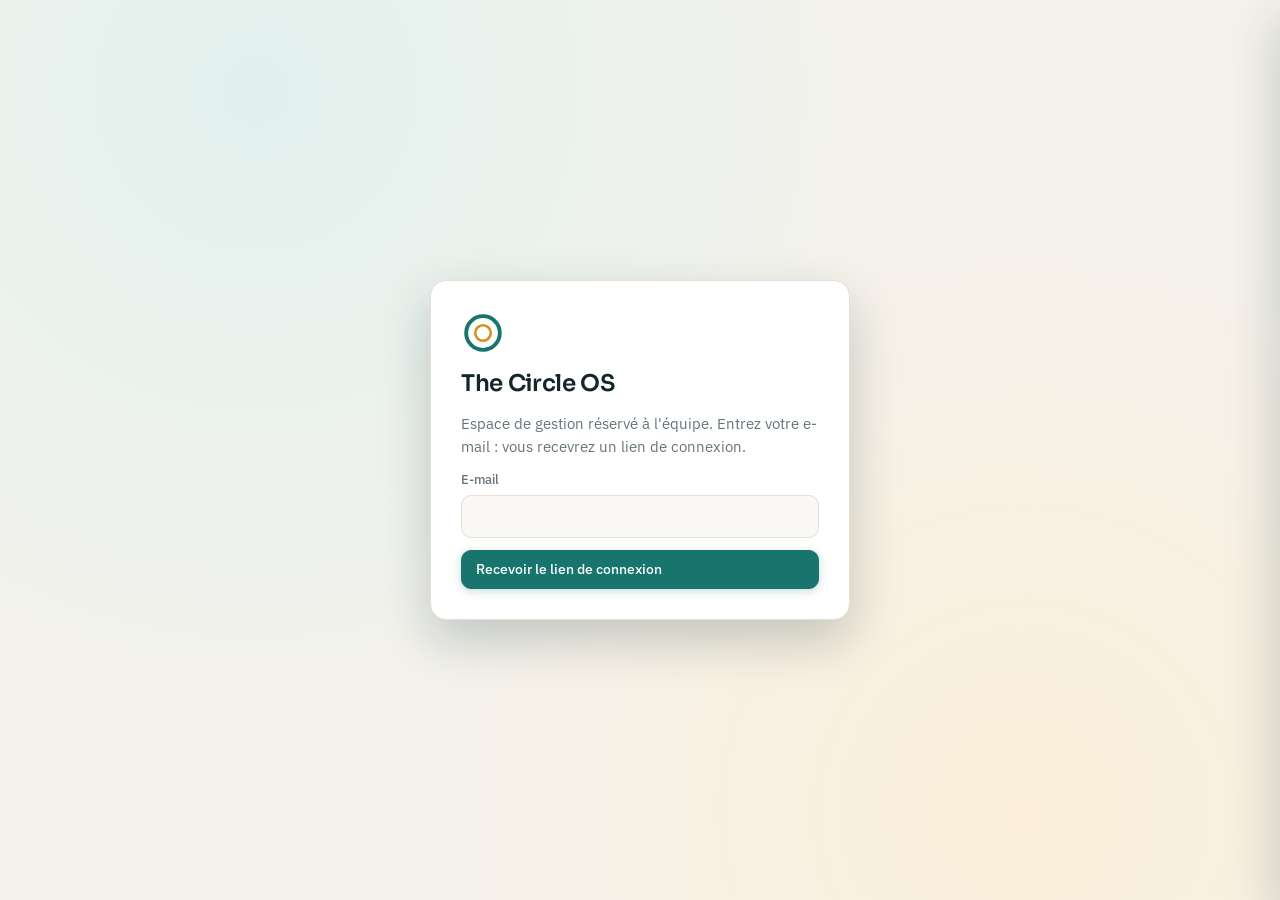
<file: index.html>
<!DOCTYPE html>
<html lang="fr">
<head>
<meta charset="utf-8">
<meta name="viewport" content="width=device-width, initial-scale=1">
<title>The Circle OS</title>
<meta name="robots" content="noindex, nofollow">
<link rel="icon" href="data:image/svg+xml,%3Csvg xmlns='http://www.w3.org/2000/svg' viewBox='0 0 34 34'%3E%3Ccircle cx='17' cy='17' r='13' fill='none' stroke='%231F6F6A' stroke-width='3'/%3E%3Ccircle cx='17' cy='17' r='6' fill='none' stroke='%23D99A2B' stroke-width='2'/%3E%3C/svg%3E">
<link rel="preconnect" href="https://fonts.googleapis.com">
<link href="https://fonts.googleapis.com/css2?family=Sora:wght@500;600;700&family=IBM+Plex+Sans:wght@400;500;600&display=swap" rel="stylesheet">
<link rel="stylesheet" href="style.css">
</head>
<body>
<div id="root" style="display:contents"><div class="loading">Chargement…</div></div>
<div class="scrim" id="scrim"></div>
<div class="drawer" id="drawer" role="dialog" aria-modal="true"></div>
<div class="toast" id="toast" role="status"></div>
<script src="vendor-supabase.js"></script>
<script src="config.js"></script>
<script src="app.js"></script>
</body>
</html>
</file>
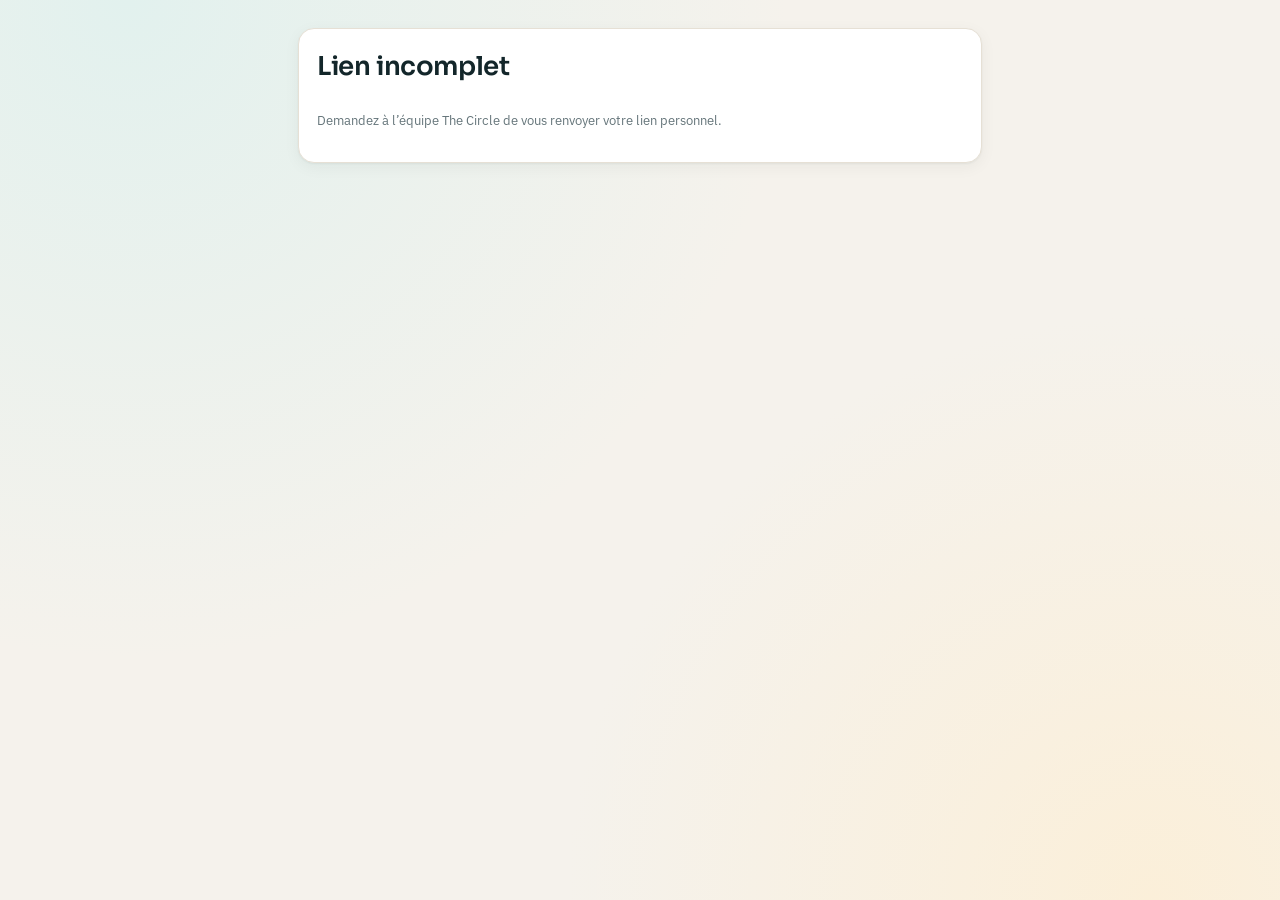
<file: portal.html>
<!DOCTYPE html>
<html lang="fr">
<head>
<meta charset="utf-8">
<meta name="viewport" content="width=device-width, initial-scale=1">
<meta name="robots" content="noindex, nofollow">
<title>Mon espace · The Circle Bali</title>
<link rel="icon" href="data:image/svg+xml,%3Csvg xmlns='http://www.w3.org/2000/svg' viewBox='0 0 34 34'%3E%3Ccircle cx='17' cy='17' r='13' fill='none' stroke='%2317756D' stroke-width='3'/%3E%3Ccircle cx='17' cy='17' r='6' fill='none' stroke='%23D98E1F' stroke-width='2'/%3E%3C/svg%3E">
<link rel="preconnect" href="https://fonts.googleapis.com">
<link href="https://fonts.googleapis.com/css2?family=Sora:wght@500;600;700&family=IBM+Plex+Sans:wght@400;500;600&display=swap" rel="stylesheet">
<link rel="stylesheet" href="style.css">
<style>
body.portal{display:block;background:radial-gradient(circle at 10% 0%,var(--accent-soft),transparent 45%),radial-gradient(circle at 90% 100%,var(--sun-soft),transparent 40%),var(--bg);min-height:100%}
.pwrap{max-width:720px;margin:0 auto;padding:28px 18px 60px;display:flex;flex-direction:column;gap:16px}
.phero{display:flex;align-items:center;gap:14px}
.phero h1{font-size:24px}.phero p{margin:2px 0 0;color:var(--muted)}
.big{font-family:var(--display);font-size:30px;font-weight:600}
.steps2{display:grid;grid-template-columns:1fr 1fr;gap:8px}
.dz{border:2px dashed var(--line);border-radius:14px;padding:12px;display:flex;flex-direction:column;gap:6px;background:var(--surface-2)}
.dz.ok{border-style:solid;border-color:var(--good);background:var(--good-soft)}
.dz b{font-size:14px}.dz small{color:var(--muted);font-size:12px}
.dz label{cursor:pointer;color:var(--accent);font-weight:500;font-size:13px}
.dz input{display:none}
.sched .si{display:flex;gap:10px;align-items:center;padding:9px 0;border-top:1px solid var(--line-2)}
.sched .si:first-child{border-top:0}
.foot{text-align:center;color:var(--muted);font-size:12.5px}
@media (max-width:560px){.steps2{grid-template-columns:1fr}.big{font-size:26px}}
</style>
</head>
<body class="portal">
<div class="pwrap" id="app"><div class="card sk tall"><i></i><i></i><i></i></div></div>
<div class="toast" id="toast" role="status" aria-live="polite"></div>
<script src="vendor-supabase.js"></script>
<script src="config.js"></script>
<script>
const C = window.CIRCLE_CONFIG, sb = supabase.createClient(C.supabaseUrl, C.supabaseKey);
const $ = id => document.getElementById(id);
const esc = s => String(s ?? '').replace(/[&<>"']/g, c => ({ '&': '&amp;', '<': '&lt;', '>': '&gt;', '"': '&quot;', "'": '&#39;' }[c]));
const EUR = n => new Intl.NumberFormat('fr-FR', { maximumFractionDigits: 0 }).format(Math.round(Number(n || 0))) + ' €';
const fmtD = s => s ? new Date(s.slice(0, 10) + 'T00:00:00').toLocaleDateString('fr-FR', { day: 'numeric', month: 'long', year: 'numeric' }) : '—';
const today = () => { const d = new Date(); return `${d.getFullYear()}-${String(d.getMonth() + 1).padStart(2, '0')}-${String(d.getDate()).padStart(2, '0')}`; };
function toast(t, err) { const el = $('toast'); el.textContent = t; el.style.background = err ? 'var(--bad)' : ''; el.classList.add('on'); clearTimeout(toast.t); toast.t = setTimeout(() => el.classList.remove('on'), 2800); }
const token = location.hash.slice(1).trim();
const DOCS = [['Passeport', 'Page photo, bien lisible'], ['Billets', 'Billet d’avion aller et retour'], ['Contrat', 'Contrat signé'], ['Assurance', 'Attestation d’assurance voyage'], ['Visa', 'Visa ou e-visa, si déjà fait'], ['Contact urgence', 'Facultatif si rempli plus bas']];
async function load() {
  if (!/^[0-9a-f-]{36}$/i.test(token)) return $('app').innerHTML = '<div class="card"><h1>Lien incomplet</h1><p class="muted">Demandez à l’équipe The Circle de vous renvoyer votre lien personnel.</p></div>';
  const { data, error } = await sb.rpc('portal_get', { t: token });
  if (error || !data) return $('app').innerHTML = '<div class="card"><h1>Lien introuvable</h1><p class="muted">Ce lien n’est plus valable. Demandez à l’équipe The Circle de vous en renvoyer un.</p></div>';
  render(data);
}
function render(d) {
  const p = d.participant, e = d.edition || {};
  const pays = d.payments || [], paid = pays.reduce((s, x) => s + Number(x.eur || 0), 0), price = Number(p.price_eur || 0), rest = Math.max(price - paid, 0), pct = price ? Math.min(paid / price, 1) : 1;
  let cum = 0; const t = today();
  const sched = (d.schedule || []).map(r => { const before = cum; cum += Number(r.amount_eur); const cov = Math.max(0, Math.min(Number(r.amount_eur), paid - before)); const left = Number(r.amount_eur) - cov; return { ...r, left, st: left < 1 ? ['Payée', 'good'] : r.due_on < t ? ['En retard', 'bad'] : cov > 0 ? ['Partielle', 'warn'] : ['À venir', 'mute'] }; });
  const got = new Set([...(d.docs || []), ...(d.files || []).map(f => f.doc_type)]);
  const first = p.full_name.split(' ')[0];
  $('app').innerHTML = `
  <div class="phero"><svg width="46" height="46" viewBox="0 0 34 34" aria-hidden="true"><circle cx="17" cy="17" r="13" fill="none" stroke="var(--accent)" stroke-width="3"/><circle cx="17" cy="17" r="6" fill="none" stroke="var(--sun)" stroke-width="2"/></svg><div><h1>Salut ${esc(first)} 👋</h1><p>${esc(e.skill || '')} · ${fmtD(e.start_date)} → ${fmtD(e.end_date)} · Bali</p></div></div>
  <div class="card"><div class="head"><h2>Ton paiement</h2></div><div><span class="big">${EUR(paid)}</span> <span class="muted">payés sur ${EUR(price)}</span></div>
  <div class="pbar ${pct >= .995 ? 'full' : ''}"><i style="width:${pct * 100}%"></i><span>${Math.round(pct * 100)} %</span></div>
  <p class="muted">${rest > 1 ? `Il reste <b>${EUR(rest)}</b> à régler.` : 'Tout est réglé, merci ! ✅'}</p>
  ${sched.length ? `<h3>Ton échéancier</h3><div class="sched">${sched.map(s => `<div class="si"><span class="grow">${esc(s.label || 'Tranche')} · ${fmtD(s.due_on)}</span><b class="num">${EUR(s.amount_eur)}</b><span class="pill ${s.st[1]}">${s.st[0]}</span></div>`).join('')}</div>` : ''}
  ${pays.length ? `<details class="more-detail"><summary>Voir mes ${pays.length} paiement(s)</summary>${pays.map(x => `<div class="row">${fmtD(x.paid_on)} · ${new Intl.NumberFormat('fr-FR').format(x.amount)} ${esc(x.currency)}${x.kind === 'Remboursement' ? ' (remboursement)' : ''}</div>`).join('')}</details>` : ''}</div>
  <div class="card"><div class="head"><h2>Tes documents</h2><span class="pill ${DOCS.slice(0, 3).every(x => got.has(x[0])) ? 'good' : 'warn'}">${DOCS.filter(x => got.has(x[0])).length} / ${DOCS.length}</span></div>
  <p class="muted">Prends une photo ou choisis un fichier : il arrive directement chez l’équipe, en privé.</p>
  <div class="steps2">${DOCS.map(([k, sub]) => `<div class="dz ${got.has(k) ? 'ok' : ''}"><b>${got.has(k) ? '✓ ' : ''}${esc(k)}</b><small>${esc(sub)}</small><label>${got.has(k) ? 'Remplacer' : 'Déposer'}<input type="file" accept="image/*,.pdf" data-doc="${esc(k)}"></label></div>`).join('')}</div></div>
  <div class="card"><div class="head"><h2>Tes infos</h2></div><form class="form" id="info">
  <div class="fwrap half"><label class="field">Téléphone / WhatsApp<input name="phone" value="${esc(p.phone || '')}"></label></div>
  <div class="fwrap half"><label class="field">Instagram<input name="instagram" value="${esc(p.instagram || '')}" placeholder="@toncompte"></label></div>
  <div class="fwrap half"><label class="field">Date de naissance<input type="date" name="birth" value="${esc(p.birth_date || '')}"></label></div>
  <div class="fwrap full"><label class="field">Contact d’urgence (nom, lien, téléphone)<input name="emergency" value="${esc(p.emergency_contact || '')}" placeholder="Ex. Sami Ben Ali, frère, +216 …"></label></div>
  <div class="fwrap full"><button class="btn primary" type="submit">Enregistrer</button></div></form></div>
  ${p.referral_code ? `<div class="card"><div class="head"><h2>Ton code de parrainage</h2></div><p>Partage <code>${esc(p.referral_code)}</code> : chaque ami qui s’inscrit avec ton code a une réduction, et toi tu gagnes une récompense.</p></div>` : ''}
  <p class="foot">The Circle Bali · espace privé de ${esc(p.full_name)} · ne partage pas ce lien</p>`;
  document.querySelectorAll('[data-doc]').forEach(inp => inp.onchange = () => up(inp));
  $('info').onsubmit = async ev => { ev.preventDefault(); const f = ev.target; const { error } = await sb.rpc('portal_update', { t: token, phone: f.phone.value, instagram: f.instagram.value, birth: f.birth.value || null, emergency: f.emergency.value }); toast(error ? 'Erreur, réessaie' : 'Infos enregistrées ✓', !!error); };
}
async function up(inp) {
  const f = inp.files[0]; if (!f) return; if (f.size > 15e6) return toast('Fichier trop lourd (15 Mo max)', true);
  toast('Envoi en cours…');
  const path = `portal/${token}/${Date.now()}_${f.name.replace(/[^\w.-]/g, '_')}`;
  const r1 = await sb.storage.from('documents').upload(path, f);
  if (r1.error) return toast('Envoi impossible, réessaie', true);
  const r2 = await sb.rpc('portal_add_file', { t: token, doc: inp.dataset.doc, path, fname: f.name });
  if (r2.error || !r2.data) return toast('Envoi impossible, réessaie', true);
  toast(`${inp.dataset.doc} envoyé ✓`); load();
}
load();
</script>
</body>
</html>
</file>
<file: style.css>
/* The Circle OS — design system v4
   Direction : calme, chaud, lisible. Sable + teal profond + coucher de soleil. */
:root{
  --bg:#F5F2EC; --surface:#FFFFFF; --surface-2:#FAF8F4; --ink:#13262A; --muted:#65757A; --line:#E6E0D5; --line-2:#EFEBE3;
  --accent:#17756D; --accent-2:#1F948A; --accent-soft:#E2F1EE; --sun:#D98E1F; --sun-soft:#FBEFD9;
  --good:#2C7D52; --good-soft:#E2F2E8; --warn:#B26B12; --warn-soft:#FBEFD9; --bad:#B8443A; --bad-soft:#F9E3DF;
  --side:#0F2A2E; --side-2:#16383D; --side-ink:#E3EEEC; --side-muted:#8EA9A8;
  --shadow:0 1px 2px rgba(19,38,42,.05),0 4px 16px rgba(19,38,42,.05); --shadow-lg:0 20px 50px rgba(15,42,46,.22);
  --r:16px; --r-sm:10px;
  --display:"Sora",system-ui,sans-serif; --body:"IBM Plex Sans",system-ui,sans-serif;
  color-scheme:light;
}
@media (prefers-color-scheme:dark){:root:not([data-theme="light"]){
  --bg:#0C1A1C; --surface:#132427; --surface-2:#172B2F; --ink:#E7EFEE; --muted:#94A9A8; --line:#23393D; --line-2:#1C3135;
  --accent:#4DBAAE; --accent-2:#6FD0C4; --accent-soft:#163A3B; --sun:#EBB054; --sun-soft:#3A2F19;
  --good:#5FC78E; --good-soft:#15322A; --warn:#EBB054; --warn-soft:#3A2F19; --bad:#EE8277; --bad-soft:#3D2220;
  --side:#081517; --side-2:#10272A; --shadow:0 1px 2px rgba(0,0,0,.3); --shadow-lg:0 20px 50px rgba(0,0,0,.5); color-scheme:dark;}}
:root[data-theme="dark"]{
  --bg:#0C1A1C; --surface:#132427; --surface-2:#172B2F; --ink:#E7EFEE; --muted:#94A9A8; --line:#23393D; --line-2:#1C3135;
  --accent:#4DBAAE; --accent-2:#6FD0C4; --accent-soft:#163A3B; --sun:#EBB054; --sun-soft:#3A2F19;
  --good:#5FC78E; --good-soft:#15322A; --warn:#EBB054; --warn-soft:#3A2F19; --bad:#EE8277; --bad-soft:#3D2220;
  --side:#081517; --side-2:#10272A; --shadow:0 1px 2px rgba(0,0,0,.3); --shadow-lg:0 20px 50px rgba(0,0,0,.5); color-scheme:dark;}
*{box-sizing:border-box}
html,body{height:100%;margin:0}
body{background:var(--bg);color:var(--ink);font:15px/1.5 var(--body);display:flex;-webkit-font-smoothing:antialiased}
h1,h2,h3{font-family:var(--display);margin:0;text-wrap:balance;letter-spacing:-.015em}
h1{font-size:26px;font-weight:600} h2{font-size:16px;font-weight:600} h3{font-size:14.5px;font-weight:600}
a{color:var(--accent)}
.num,td.n,.kpi b{font-variant-numeric:tabular-nums}
button,input,select,textarea{font:inherit;color:inherit}
button{cursor:pointer}
:focus-visible{outline:2px solid var(--accent);outline-offset:2px;border-radius:6px}
svg{flex:none}

/* ---------- Sidebar ---------- */
aside{width:248px;flex:none;background:var(--side);color:var(--side-ink);display:flex;flex-direction:column;padding:18px 12px;gap:14px;height:100%;overflow:auto}
.brand{display:flex;align-items:center;gap:10px;padding:2px 8px}
.brand b{font-family:var(--display);font-size:15px;letter-spacing:.06em}
.brand small{display:block;color:var(--side-muted);font-size:12px}
.searchbtn{display:flex;align-items:center;gap:8px;background:var(--side-2);border:1px solid rgba(255,255,255,.06);color:var(--side-muted);border-radius:10px;padding:9px 10px;font-size:13.5px;text-align:left}
.searchbtn span{flex:1}.searchbtn:hover{color:var(--side-ink);border-color:rgba(255,255,255,.14)}
kbd{font:11px var(--body);border:1px solid currentColor;border-radius:5px;padding:1px 5px;opacity:.7}
nav#nav{display:flex;flex-direction:column;gap:1px}
.ngroup{font-size:11px;text-transform:uppercase;letter-spacing:.09em;color:var(--side-muted);padding:14px 10px 6px;opacity:.8}
nav#nav a{display:flex;align-items:center;gap:11px;padding:8px 10px;border-radius:9px;color:var(--side-ink);text-decoration:none;font-size:14px;opacity:.86;transition:background .15s,opacity .15s}
nav#nav a svg{opacity:.75}
nav#nav a:hover{background:rgba(255,255,255,.06);opacity:1}
nav#nav a.on{background:linear-gradient(90deg,rgba(77,186,174,.22),rgba(77,186,174,.08));opacity:1;color:#fff;box-shadow:inset 2px 0 0 #4DBAAE}
nav#nav a.on svg{opacity:1;color:#6FD0C4}
.side-foot{margin-top:auto;display:flex;flex-direction:column;gap:8px;padding:10px 6px 0;border-top:1px solid rgba(255,255,255,.07)}
.me{display:flex;align-items:center;gap:9px}.me b{display:block;font-size:13.5px}.me small{display:block;font-size:11.5px;color:var(--side-muted);overflow:hidden;text-overflow:ellipsis;white-space:nowrap;max-width:130px}
.logout{background:transparent;border:1px solid rgba(255,255,255,.1);color:var(--side-muted);border-radius:8px;padding:6px 10px;font-size:12.5px}
.logout:hover{color:var(--side-ink)}
.iconbtn{display:inline-grid;place-items:center;width:34px;height:34px;border-radius:9px;border:1px solid var(--line);background:var(--surface);color:var(--ink)}
aside .iconbtn{background:var(--side-2);border-color:rgba(255,255,255,.08);color:var(--side-ink)}
.iconbtn:hover{border-color:var(--accent);color:var(--accent)}
.iconbtn.add{margin-left:auto;width:30px;height:30px;border-radius:50%;background:var(--accent-soft);border-color:transparent;color:var(--accent)}
.iconbtn.add:hover{background:var(--accent);color:#fff}

/* ---------- Main ---------- */
main{flex:1;height:100%;overflow:auto;display:flex;flex-direction:column}
.top{display:flex;align-items:flex-end;gap:16px;padding:26px 32px 10px;flex-wrap:wrap}
.titles{min-width:0}
.crumb{font-size:12.5px;color:var(--muted);margin-bottom:2px}.crumb a{color:var(--muted);text-decoration:none}.crumb a:hover{color:var(--accent)}
.top p{margin:4px 0 0;color:var(--muted);font-size:14px;max-width:760px}
.top .actions{margin-left:auto;display:flex;gap:8px;flex-wrap:wrap}
.wrap{padding:14px 32px 120px;display:flex;flex-direction:column;gap:18px;max-width:1500px;width:100%}
.wrap.fade>*{animation:fadeUp .28s ease both}
.wrap.fade>*:nth-child(2){animation-delay:.03s}.wrap.fade>*:nth-child(3){animation-delay:.06s}.wrap.fade>*:nth-child(4){animation-delay:.09s}
@keyframes fadeUp{from{opacity:0;transform:translateY(6px)}to{opacity:1;transform:none}}
@media (prefers-reduced-motion:reduce){.wrap.fade>*{animation:none}}
.btn{display:inline-flex;align-items:center;gap:6px;border:1px solid var(--line);background:var(--surface);border-radius:10px;padding:8px 14px;font-weight:500;font-size:14px;color:var(--ink);text-decoration:none;transition:border-color .15s,background .15s,transform .05s}
.btn:hover{border-color:var(--accent)}
.btn:active{transform:translateY(1px)}
.btn.primary{background:var(--accent);border-color:var(--accent);color:#fff;box-shadow:0 2px 8px rgba(23,117,109,.25)}
.btn.primary:hover{background:var(--accent-2);border-color:var(--accent-2)}
.btn.sm{padding:5px 11px;font-size:13px;border-radius:8px}
.btn.danger{color:var(--bad);border-color:var(--bad-soft)}
.btn:disabled{opacity:.6;cursor:wait}
.grid{display:grid;gap:16px}
.g4{grid-template-columns:repeat(4,minmax(0,1fr))} .g3{grid-template-columns:repeat(3,minmax(0,1fr))} .g2{grid-template-columns:repeat(2,minmax(0,1fr))}
.card{background:var(--surface);border:1px solid var(--line);border-radius:var(--r);padding:18px;display:flex;flex-direction:column;gap:12px;min-width:0;box-shadow:var(--shadow)}
.card .head{display:flex;align-items:center;gap:8px;flex-wrap:wrap}
.card .head .more{margin-left:auto;font-size:13px;color:var(--accent);text-decoration:none;font-weight:500}
.card .head .more:hover{text-decoration:underline}
a.card{color:inherit;text-decoration:none;transition:border-color .15s,transform .15s,box-shadow .15s}
a.card:hover,.card.click:hover{border-color:var(--accent);transform:translateY(-2px);box-shadow:0 8px 24px rgba(19,38,42,.08)}
.kpi{gap:6px;position:relative;overflow:hidden}
.kpi span{color:var(--muted);font-size:13px;font-weight:500}
.kpi b{font-family:var(--display);font-size:27px;font-weight:600;letter-spacing:-.02em;line-height:1.15}
.kpi small{color:var(--muted);font-size:12.5px}
.kpi.accent{background:linear-gradient(135deg,var(--accent),#0F5E58);color:#fff;border-color:transparent}
.kpi.accent span,.kpi.accent small{color:rgba(255,255,255,.8)}
.grid.inner{gap:10px}.grid.inner .card{background:var(--surface-2);padding:12px;box-shadow:none}
.bar{height:8px;border-radius:99px;background:var(--line);overflow:hidden;position:relative}
.bar i{display:block;height:100%;background:var(--accent);border-radius:99px}
.pill{display:inline-flex;align-items:center;gap:6px;font-size:12px;font-weight:500;padding:2px 9px;border-radius:99px;white-space:nowrap;background:var(--accent-soft);color:var(--accent);vertical-align:middle}
.pill.good{background:var(--good-soft);color:var(--good)} .pill.warn{background:var(--warn-soft);color:var(--warn)} .pill.bad{background:var(--bad-soft);color:var(--bad)} .pill.mute{background:var(--line-2);color:var(--muted)}
.list{display:flex;flex-direction:column}
.list .row{display:flex;align-items:center;gap:10px;padding:10px 4px;border-top:1px solid var(--line-2);border-radius:8px}
.list .row:first-child{border-top:0}
.list .row.click:hover{background:var(--surface-2)}
.list .row .sub,.sub{color:var(--muted);font-size:13px}
button.row,a.row{background:none;border:0;border-top:1px solid var(--line-2);width:100%;text-align:left;color:inherit;text-decoration:none}
.grow{flex:1;min-width:0}.click{cursor:pointer}
.stripe{width:4px;align-self:stretch;border-radius:4px;background:var(--line)}
.stripe.bad{background:var(--bad)} .stripe.warn{background:var(--warn)} .stripe.good{background:var(--good)} .stripe.mute{background:var(--line)}
.table-wrap{overflow-x:auto;margin:0 -4px}
table{width:100%;border-collapse:collapse;font-size:14px}
th{text-align:left;font-weight:600;color:var(--muted);font-size:11.5px;text-transform:uppercase;letter-spacing:.06em;padding:8px 10px;border-bottom:1px solid var(--line);white-space:nowrap}
td{padding:11px 10px;border-bottom:1px solid var(--line-2);vertical-align:middle}
tr:last-child td{border-bottom:0}
td.n,th.n{text-align:right}
tr.click{cursor:pointer} tr.click:hover td{background:var(--surface-2)}
td.acts{display:flex;gap:6px;justify-content:flex-end;flex-wrap:wrap}
.who{display:flex;align-items:center;gap:10px}
.docs{display:flex;gap:4px;flex-wrap:wrap}
.doc{font-size:11px;padding:2px 7px;border-radius:6px;background:var(--bad-soft);color:var(--bad)}
.doc.ok{background:var(--good-soft);color:var(--good)}
.muted,td .muted{color:var(--muted);font-size:13px}
.empty-state{padding:22px;text-align:center;color:var(--muted);font-size:14px}
.empty{color:var(--muted);font-size:13px}
.split{display:grid;grid-template-columns:minmax(0,2fr) minmax(0,1fr);gap:18px;align-items:start}
.split>div{display:flex;flex-direction:column;gap:18px;min-width:0}
.kv{display:grid;grid-template-columns:140px 1fr;gap:7px 12px;font-size:14px}
.kv span{color:var(--muted)}
.tabs{display:flex;gap:6px;flex-wrap:wrap}
.tabs button{border:1px solid var(--line);background:var(--surface);border-radius:99px;padding:7px 14px;font-size:13.5px;font-weight:500;color:var(--muted);transition:all .15s}
.tabs button:hover{color:var(--ink);border-color:var(--accent)}
.tabs button.on{background:var(--ink);color:var(--surface);border-color:var(--ink)}
.page-tabs{position:sticky;top:0;z-index:3;background:var(--bg);padding:6px 0;margin:-6px 0}
.chart{width:100%;height:auto}
.toolbar{display:flex;gap:8px;flex-wrap:wrap;align-items:center}
.toolbar input,.toolbar select,select#cbFrom,select#expCat{border:1px solid var(--line);border-radius:10px;padding:8px 12px;background:var(--surface);color:var(--ink)}
.search{min-width:min(460px,100%)}
.avatar{width:36px;height:36px;flex:none;border-radius:50%;background:linear-gradient(135deg,var(--accent-soft),var(--sun-soft));color:var(--accent);display:grid;place-items:center;font-size:12.5px;font-weight:600;font-family:var(--display)}
.avatar.sm{width:30px;height:30px;font-size:12px;background:var(--side-2);color:#6FD0C4}
code{font-size:12px;background:var(--line-2);padding:2px 7px;border-radius:6px}
.inline{display:flex;gap:6px;align-items:center}.inline input{flex:1}
.steps{margin:0;padding-left:20px;display:flex;flex-direction:column;gap:9px;font-size:14px}
.more-detail summary{cursor:pointer;color:var(--accent);font-size:14px;margin:8px 0;font-weight:500}

/* Progress */
.pbar{position:relative;height:24px;border-radius:99px;background:var(--line-2);overflow:hidden;min-width:120px}
.pbar i{display:block;height:100%;background:linear-gradient(90deg,var(--accent),var(--accent-2));border-radius:99px;transition:width .5s cubic-bezier(.2,.8,.2,1)}
.pbar.full i{background:linear-gradient(90deg,var(--good),#43A06D)}.pbar.low i{background:linear-gradient(90deg,var(--sun),#EBB054)}.pbar.over i{background:linear-gradient(90deg,var(--bad),#D8665B)}
.pbar span{position:absolute;inset:0;display:flex;align-items:center;padding:0 11px;font-size:12px;font-weight:600;color:var(--ink);font-variant-numeric:tabular-nums;white-space:nowrap;text-shadow:0 0 6px var(--surface)}
.paybars{display:flex;flex-direction:column;gap:8px}
.paybar{border:1px solid var(--line-2);border-radius:12px;background:var(--surface-2);padding:10px 12px;display:flex;flex-direction:column;gap:7px;text-align:left;color:inherit;width:100%;transition:border-color .15s}
.paybar:hover{border-color:var(--accent)}
.pb-head{display:flex;gap:8px;align-items:center}.pb-head .num{margin-left:auto;font-size:13px;font-weight:500}
.pb-foot{font-size:12px;color:var(--muted)}
.warn-t{color:var(--warn);font-weight:500}.good-t{color:var(--good);font-weight:500}.neg{color:var(--bad)}

/* Feed */
.feed{display:flex;flex-direction:column}
.feed-item{display:flex;gap:12px;align-items:flex-start;padding:12px 6px;border:0;border-top:1px solid var(--line-2);background:none;text-align:left;color:inherit;width:100%;border-radius:8px}
.feed-item:first-child{border-top:0}.feed-item:hover{background:var(--surface-2)}
.feed-item .sub{margin-top:3px}
.fi-date{width:58px;flex:none;font-size:12px;color:var(--muted);padding-top:2px;font-weight:500}
.fi-amt{display:flex;flex-direction:column;align-items:flex-end;gap:4px;flex:none}
.hbars{display:flex;flex-direction:column;gap:9px}
.hb{display:grid;grid-template-columns:140px 1fr 84px;gap:10px;align-items:center;font-size:13px}
.hb span{color:var(--muted);overflow:hidden;text-overflow:ellipsis;white-space:nowrap}
.hb div{height:10px;background:var(--line-2);border-radius:6px;overflow:hidden}.hb i{display:block;height:100%;background:linear-gradient(90deg,var(--accent),var(--accent-2));border-radius:6px}.hb i.bad{background:var(--bad)}
.hb b{text-align:right;font-weight:600}

/* Clarifier */
.clar summary{display:flex;align-items:center;gap:10px;cursor:pointer;list-style:none}
.clar summary::-webkit-details-marker{display:none}
.clar summary .stripe{height:22px;align-self:center}
.clar .tot{margin-left:auto;font-weight:600;font-family:var(--display)}
.clar .row{display:flex;justify-content:space-between;gap:10px;padding:9px 6px}
.clar .row:hover{background:var(--surface-2)}
.sub-section{border-top:1px solid var(--line);padding-top:16px;display:flex;flex-direction:column;gap:10px}
.sub-section .head{display:flex;align-items:center;gap:8px}.sub-section .head h3{margin-right:auto}
table.gain td{padding:10px}
table.gain tr.sep td{border-top:2px solid var(--line)}table.gain tr.hl td{background:var(--accent-soft);font-weight:500}
table.gain tr.hl td:first-child{border-radius:10px 0 0 10px}table.gain tr.hl td:last-child{border-radius:0 10px 10px 0}

/* Postes fixes */
.postes{display:flex;flex-direction:column;gap:8px}
.poste{display:flex;align-items:center;gap:12px;padding:12px;border:1px solid var(--line-2);border-radius:12px;background:var(--surface-2);transition:border-color .15s}
.poste:hover{border-color:var(--line)}
.poste.paid{background:var(--good-soft);border-color:transparent}
.poste .ph{display:flex;gap:6px;align-items:center;flex-wrap:wrap;margin-bottom:6px}
.poste .sub{margin-top:5px;font-size:12px}
.tick{width:26px;height:26px;flex:none;border-radius:8px;border:2px solid var(--line);background:var(--surface);display:grid;place-items:center;color:#fff;padding:0;transition:all .15s}
.tick:hover{border-color:var(--good)}
.poste.paid .tick{background:var(--good);border-color:var(--good)}
.tick.dis{border-style:dashed;cursor:default}
.pv{display:flex;flex-direction:column;align-items:flex-end;min-width:96px}
.pv small{font-size:11.5px;color:var(--muted)}.pv b{font-family:var(--display);font-size:16px}
.ptot{display:grid;grid-template-columns:repeat(4,1fr);gap:10px;background:var(--surface-2);border-radius:12px;padding:12px 14px}
.ptot small{display:block;font-size:12px;color:var(--muted)}.ptot b{font-family:var(--display);font-size:18px}

/* Edition chips (gain) */
.edchips{display:flex;gap:10px;overflow-x:auto;padding-bottom:4px}
.edchip{flex:none;display:flex;flex-direction:column;align-items:flex-start;gap:2px;border:1px solid var(--line);background:var(--surface);border-radius:14px;padding:10px 14px;min-width:170px;text-align:left;color:var(--ink);transition:all .15s}
.edchip small{color:var(--muted);font-size:12px}.edchip .num{font-size:13px;font-weight:600;color:var(--accent);margin-top:4px}
.edchip:hover{border-color:var(--accent)}
.edchip.on{background:var(--ink);border-color:var(--ink);color:var(--surface)}.edchip.on small{color:rgba(255,255,255,.7)}.edchip.on .num{color:#6FD0C4}

/* Saisie rapide */
.quick{border:1.5px solid var(--accent);gap:10px;background:linear-gradient(180deg,var(--accent-soft),var(--surface) 70%)}
.qhead{display:flex;gap:10px;align-items:baseline;flex-wrap:wrap}
.qrow{display:flex;gap:8px;flex-wrap:wrap}
.qrow input{flex:1;min-width:240px;border:1px solid var(--line);border-radius:12px;padding:12px 14px;background:var(--surface);color:var(--ink);font-size:15.5px}
.qrow input:focus{border-color:var(--accent);outline:none;box-shadow:0 0 0 4px var(--accent-soft)}
.qrow select{border:1px solid var(--line);border-radius:12px;padding:8px 10px;background:var(--surface);color:var(--ink)}
.qprev{font-size:14px;min-height:24px;display:flex;gap:6px;align-items:center;flex-wrap:wrap}
.owes .row{display:flex;align-items:center;gap:10px;padding:8px 0;border-top:1px solid var(--line-2)}
.owes .row:first-of-type{border-top:0}
.warnbox{border-color:var(--warn);background:var(--warn-soft);color:var(--ink);text-decoration:none;gap:4px}

/* Circuit */
.circuit{display:grid;grid-template-columns:1fr 150px 1fr 150px 1fr;gap:10px;align-items:stretch}
.arrows{display:flex;flex-direction:column;justify-content:center;gap:10px}
.flow{border:1px dashed var(--accent);border-radius:12px;padding:8px 10px;display:flex;flex-direction:column;gap:2px;font-size:12px;position:relative;background:var(--accent-soft)}
.flow::after{content:'→';position:absolute;right:-13px;top:50%;transform:translateY(-50%);color:var(--accent);font-size:18px}
.flow span{color:var(--muted)}.flow b{font-size:15px;font-family:var(--display)}.flow small{color:var(--muted)}
.zone .head b{margin-left:auto;font-family:var(--display);font-size:19px}
.acct{display:flex;gap:10px;align-items:center;padding:9px 0;border-top:1px solid var(--line-2)}
.acct .sub{font-size:12px}
.acct .r{display:flex;flex-direction:column;align-items:flex-end;gap:3px}.acct .r small{color:var(--muted);font-size:11px}

/* Alumni / club */
.refs{display:flex;flex-direction:column;gap:8px}
.ref{display:flex;gap:12px;align-items:center;padding:12px;border:1px solid var(--line-2);border-radius:12px;background:var(--surface-2)}
.rank{width:32px;height:32px;border-radius:50%;background:var(--sun-soft);color:var(--sun);display:grid;place-items:center;font-weight:700;font-family:var(--display)}
.ref:first-child .rank{background:var(--sun);color:#fff}
.fil{display:flex;gap:8px;flex-wrap:wrap;margin-top:6px}
.filleul{display:inline-flex;gap:6px;align-items:center;font-size:13px;background:var(--surface);border:1px solid var(--line-2);border-radius:99px;padding:3px 4px 3px 10px}
.club p{margin:0}
.clubgrid{display:grid;grid-template-columns:repeat(3,1fr);gap:10px}
.clubgrid>div{border:1px solid var(--line-2);background:var(--surface-2);border-radius:12px;padding:12px;display:flex;flex-direction:column;gap:4px}
.clubgrid small{color:var(--muted);font-size:12.5px}

/* Kanban */
.board{display:grid;grid-template-columns:repeat(7,minmax(200px,1fr));gap:12px;overflow-x:auto;padding-bottom:6px}
.col{background:var(--surface-2);border:1px solid var(--line);border-radius:var(--r);padding:10px;display:flex;flex-direction:column;gap:8px;min-height:300px}
.col.over{outline:2px dashed var(--accent)}
.col h3{display:flex;justify-content:space-between;font-size:13px;padding:2px 4px}
.col h3 span{color:var(--muted);font-weight:500}
.lead{background:var(--surface);border:1px solid var(--line);border-radius:12px;padding:10px 12px;display:flex;flex-direction:column;gap:5px;cursor:grab;text-align:left;color:var(--ink);box-shadow:var(--shadow);transition:transform .1s,border-color .15s}
.lead:hover{border-color:var(--accent);transform:translateY(-1px)}
.lead b{font-size:14px}.lead .sub{font-size:12px}
.lead.late{border-left:3px solid var(--bad)}
.ed{text-align:left}.ed .dates{color:var(--muted);font-size:13px}

/* Drawer & forms */
.scrim{position:fixed;inset:0;background:rgba(8,21,23,.42);backdrop-filter:blur(2px);display:none;z-index:9}
.scrim.on{display:block}
.drawer{position:fixed;top:0;right:0;height:100%;width:min(600px,100%);background:var(--surface);border-left:1px solid var(--line);padding:22px 24px 0;display:flex;flex-direction:column;gap:14px;overflow:auto;transform:translateX(100%);transition:transform .25s cubic-bezier(.2,.8,.2,1);z-index:10;box-shadow:var(--shadow-lg)}
.drawer.on{transform:none}
@media (prefers-reduced-motion:reduce){.drawer{transition:none}}
.dhead{display:flex;gap:8px;align-items:center;position:sticky;top:-22px;background:var(--surface);padding:10px 0;z-index:2}.dhead h2{margin-right:auto;font-size:19px}
.form{display:grid;grid-template-columns:1fr 1fr;gap:12px 14px}
.fwrap.full{grid-column:1/-1}
.form>button,.form>.row-actions{grid-column:1/-1}
.field{display:flex;flex-direction:column;gap:5px;font-size:13px;color:var(--muted);font-weight:500}
.field input,.field select,.field textarea{border:1px solid var(--line);border-radius:10px;padding:10px 12px;background:var(--surface-2);color:var(--ink);font-size:14.5px;font-weight:400;transition:border-color .15s,box-shadow .15s;width:100%}
.field input:focus,.field select:focus,.field textarea:focus{outline:none;border-color:var(--accent);box-shadow:0 0 0 4px var(--accent-soft);background:var(--surface)}
.field input[type=file]{padding:8px;background:var(--surface)}
.check{display:flex;align-items:center;gap:9px;font-size:14px;color:var(--ink);padding:10px 12px;border:1px solid var(--line-2);border-radius:10px;background:var(--surface-2);height:100%;margin-top:18px}
.check input{width:18px;height:18px;accent-color:var(--accent)}
.row-actions{display:flex;gap:8px;justify-content:flex-end;position:sticky;bottom:0;background:var(--surface);padding:14px 0 18px;border-top:1px solid var(--line-2);margin-top:4px}
.docgrid{display:grid;grid-template-columns:repeat(2,minmax(0,1fr));gap:6px}
.docbtn{display:flex;align-items:center;justify-content:space-between;gap:8px;border:1px solid var(--line);border-radius:10px;padding:9px 11px;background:var(--surface-2);font-size:13px;text-align:left;color:var(--ink)}
.docbtn span{color:var(--muted);font-size:12px}
.docbtn.ok{border-color:transparent;background:var(--good-soft);color:var(--good)}.docbtn.ok span{color:var(--good)}

/* FAB */
.fab-wrap{position:fixed;right:28px;bottom:28px;z-index:8;display:flex;flex-direction:column;align-items:flex-end;gap:12px}
.fab{width:58px;height:58px;border-radius:50%;border:0;background:linear-gradient(135deg,var(--accent-2),var(--accent));color:#fff;display:grid;place-items:center;box-shadow:0 10px 28px rgba(23,117,109,.45);transition:transform .2s}
.fab svg{width:26px;height:26px;stroke-width:2.2}
.fab:hover{transform:scale(1.06) rotate(90deg)}
.fab-menu{display:none;flex-direction:column;background:var(--surface);border:1px solid var(--line);border-radius:16px;padding:8px;box-shadow:var(--shadow-lg);min-width:320px;animation:fadeUp .18s ease}
.fab-menu.on{display:flex}
.fm-h{font-size:11px;text-transform:uppercase;letter-spacing:.08em;color:var(--muted);padding:6px 10px}
.fab-menu button{display:flex;gap:12px;align-items:center;border:0;background:none;text-align:left;padding:9px 10px;border-radius:10px;font-size:14px;color:var(--ink)}
.fab-menu button svg{color:var(--accent);background:var(--accent-soft);padding:6px;width:32px;height:32px;border-radius:9px}
.fab-menu button b{display:block;font-weight:500}.fab-menu button small{display:block;color:var(--muted);font-size:12px}
.fab-menu button:hover{background:var(--surface-2)}

/* Palette */
.pal{position:fixed;inset:0;background:rgba(8,21,23,.45);backdrop-filter:blur(3px);z-index:30;display:flex;justify-content:center;align-items:flex-start;padding-top:12vh}
.pal[hidden]{display:none}
.pal-box{width:min(640px,94vw);background:var(--surface);border:1px solid var(--line);border-radius:18px;box-shadow:var(--shadow-lg);overflow:hidden;animation:fadeUp .18s ease}
.pal-in{display:flex;align-items:center;gap:10px;padding:14px 16px;border-bottom:1px solid var(--line);color:var(--muted)}
.pal-in input{flex:1;border:0;background:none;font-size:17px;outline:none;color:var(--ink)}
.pal-list{max-height:56vh;overflow:auto;padding:6px}
.pal-g{font-size:11px;text-transform:uppercase;letter-spacing:.08em;color:var(--muted);padding:10px 10px 4px}
.pal-it{display:flex;gap:10px;align-items:center;width:100%;border:0;background:none;text-align:left;padding:9px 10px;border-radius:10px;color:var(--ink);font-size:14.5px}
.pal-it svg{color:var(--muted)}.pal-it small{color:var(--muted);font-size:12.5px}
.pal-it.on,.pal-it:hover{background:var(--accent-soft)}.pal-it.on svg{color:var(--accent)}

/* Skeleton */
.sk{min-height:110px;gap:10px}.sk.tall{min-height:280px}
.sk i{display:block;height:12px;border-radius:6px;background:linear-gradient(90deg,var(--line-2),var(--line),var(--line-2));background-size:200% 100%;animation:sh 1.2s infinite}
.sk i:nth-child(1){width:40%}.sk i:nth-child(2){width:70%;height:22px}.sk i:nth-child(3){width:55%}
@keyframes sh{to{background-position:-200% 0}}

/* Login & divers */
.login{min-height:100%;width:100%;display:grid;place-items:center;padding:24px;background:radial-gradient(circle at 20% 10%,var(--accent-soft),transparent 50%),radial-gradient(circle at 80% 90%,var(--sun-soft),transparent 45%),var(--bg)}
.login .card{width:min(420px,100%);padding:30px;box-shadow:var(--shadow-lg)}
.login h1{font-size:23px}.login p{color:var(--muted);margin:0}
.login .form{grid-template-columns:1fr}
.msg{font-size:14px;padding:11px 13px;border-radius:10px;background:var(--accent-soft);color:var(--accent)}
.msg.err{background:var(--bad-soft);color:var(--bad)}
.toast{position:fixed;bottom:28px;left:50%;transform:translateX(-50%);background:var(--ink);color:var(--surface);padding:11px 18px;border-radius:12px;font-size:14px;display:none;z-index:40;box-shadow:var(--shadow-lg);font-weight:500}
.toast.on{display:block;animation:fadeUp .2s ease}
.loading{color:var(--muted);padding:24px}
.bottombar{display:none}
.menu-btn{display:none}

/* Responsive */
@media (max-width:1180px){.g4{grid-template-columns:repeat(2,minmax(0,1fr))}.split{grid-template-columns:1fr}.circuit{grid-template-columns:1fr}.flow::after{content:'↓';right:auto;left:50%;top:auto;bottom:-17px}.clubgrid{grid-template-columns:1fr 1fr}.ptot{grid-template-columns:1fr 1fr}}
@media (max-width:760px){
  body{display:block} aside{position:fixed;z-index:20;transform:translateX(-100%);transition:transform .22s;box-shadow:var(--shadow-lg)} aside.open{transform:none}
  .menu-btn{display:inline-grid}
  .top{padding:16px 16px 6px;align-items:center}.top .actions{width:100%}.wrap{padding:10px 14px 110px}
  .g3,.g2{grid-template-columns:1fr}.g4{grid-template-columns:1fr 1fr;gap:10px}.g4 .kpi{padding:14px}
  h1{font-size:21px}.kpi b{font-size:22px}
  .form{grid-template-columns:1fr}
  .drawer{padding:16px 16px 0}
  .fab-wrap{display:none}
  .fab-wrap.on{display:flex;right:12px;bottom:84px}
  .bottombar{display:flex;position:fixed;left:0;right:0;bottom:0;z-index:15;background:var(--surface);border-top:1px solid var(--line);padding:6px 8px calc(6px + env(safe-area-inset-bottom));justify-content:space-around;align-items:center}
  .bottombar a,.bottombar>button{display:flex;flex-direction:column;align-items:center;gap:2px;font-size:11px;color:var(--muted);text-decoration:none;background:none;border:0;padding:4px 8px}
  .bottombar a.on{color:var(--accent)}
  .fabmini{width:50px;height:50px;border-radius:50%!important;background:linear-gradient(135deg,var(--accent-2),var(--accent))!important;color:#fff!important;display:grid!important;place-items:center;margin-top:-22px;box-shadow:0 8px 20px rgba(23,117,109,.4)}
  .hb{grid-template-columns:90px 1fr 70px}.clubgrid{grid-template-columns:1fr}.ptot{grid-template-columns:1fr 1fr}
  .pal{padding-top:6vh}
}
.tabctx{display:flex;align-items:center;gap:8px;padding:6px 14px 6px 10px;margin-right:4px;border-radius:99px;background:var(--surface);border:1px solid var(--line);font-size:13.5px;white-space:nowrap}
.tabctx small{color:var(--muted);font-size:12px}
.dotc{width:8px;height:8px;border-radius:50%;background:var(--accent)}.dotc.good{background:var(--good)}.dotc.warn{background:var(--sun)}.dotc.mute{background:var(--muted)}.dotc.bad{background:var(--bad)}
.page-tabs{padding:10px 0;box-shadow:0 8px 12px -12px rgba(0,0,0,.25)}
.tick.dis{cursor:pointer}.tick.dis:hover{border-style:solid;border-color:var(--good);background:var(--good-soft)}
.addline{background:var(--surface-2);border:1px solid var(--line-2);border-radius:14px;padding:14px}
.addline>button{justify-self:start}
.list .row .r{text-align:right}
.tabctx.sel{padding:3px 6px 3px 12px;border-color:var(--accent);background:var(--accent-soft);color:var(--accent);cursor:pointer}
.tabctx.sel select{border:0;background:transparent;font-weight:600;font-size:14px;color:var(--ink);padding:5px 6px;cursor:pointer;max-width:260px}
.tabctx.sel select:focus{outline:none}
/* --- v5 --- */
.sched{display:flex;flex-direction:column;gap:6px}
.si{display:flex;align-items:center;gap:10px;padding:9px 12px;border-radius:10px;background:var(--surface-2);border:1px solid var(--line-2)}
.si.bad{background:var(--bad-soft);border-color:transparent}.si.good{opacity:.75}
.si .sd{font-size:12.5px;color:var(--muted);width:92px;flex:none}
.portal input{flex:1;border:1px solid var(--line);border-radius:8px;padding:7px 10px;background:var(--surface-2);color:var(--muted);font-size:12.5px}
.rappels{border-color:var(--sun);background:linear-gradient(180deg,var(--sun-soft),var(--surface) 60%)}
.rlist{display:grid;grid-template-columns:repeat(2,minmax(0,1fr));gap:8px}
.rp{display:flex;gap:10px;align-items:stretch;text-align:left;border:1px solid var(--line-2);background:var(--surface);border-radius:12px;padding:10px 12px;color:var(--ink);transition:border-color .15s}
.rp:hover{border-color:var(--accent)}
.rp b{display:block;font-size:14px;font-weight:500}.rp small{display:block;color:var(--muted);font-size:12.5px;margin-top:2px}
tr.hl td{background:var(--accent-soft)}
@media (max-width:760px){.rlist{grid-template-columns:1fr}}
@media print{
  aside,.top .actions,.page-tabs,.fab-wrap,.bottombar,.noprint,.toast,#scrim,.drawer{display:none!important}
  body,main{display:block;height:auto;overflow:visible;background:#fff}
  .wrap{padding:0}.card{box-shadow:none;break-inside:avoid}.split{grid-template-columns:1fr 1fr}
}
.splitbox{border:1.5px solid var(--accent);border-radius:14px;padding:14px;background:linear-gradient(180deg,var(--accent-soft),var(--surface) 70%)}
.splitbox textarea{width:100%;border:1px solid var(--line);border-radius:10px;padding:10px 12px;background:var(--surface);color:var(--ink);font-size:15px;resize:vertical}
.splitbox textarea:focus{outline:none;border-color:var(--accent);box-shadow:0 0 0 4px var(--accent-soft)}
.splitprev{display:flex;flex-direction:column;gap:4px}
.spl{display:flex;align-items:center;gap:10px;padding:7px 10px;border-radius:9px;background:var(--surface)}
.spl.tot{background:transparent;border-top:1px solid var(--line);border-radius:0;margin-top:4px}
.hist{display:flex;flex-direction:column;gap:2px;max-height:260px;overflow:auto}
.hi{display:flex;gap:10px;font-size:13px;padding:6px 8px;border-radius:8px}.hi:nth-child(odd){background:var(--surface-2)}
.hi .sd{color:var(--muted);flex:none;width:110px;font-size:12px}
#portalMsg{width:100%;border:1px solid var(--line);border-radius:10px;padding:10px 12px;background:var(--surface-2);color:var(--ink);font-size:14px;line-height:1.45}
</file>
